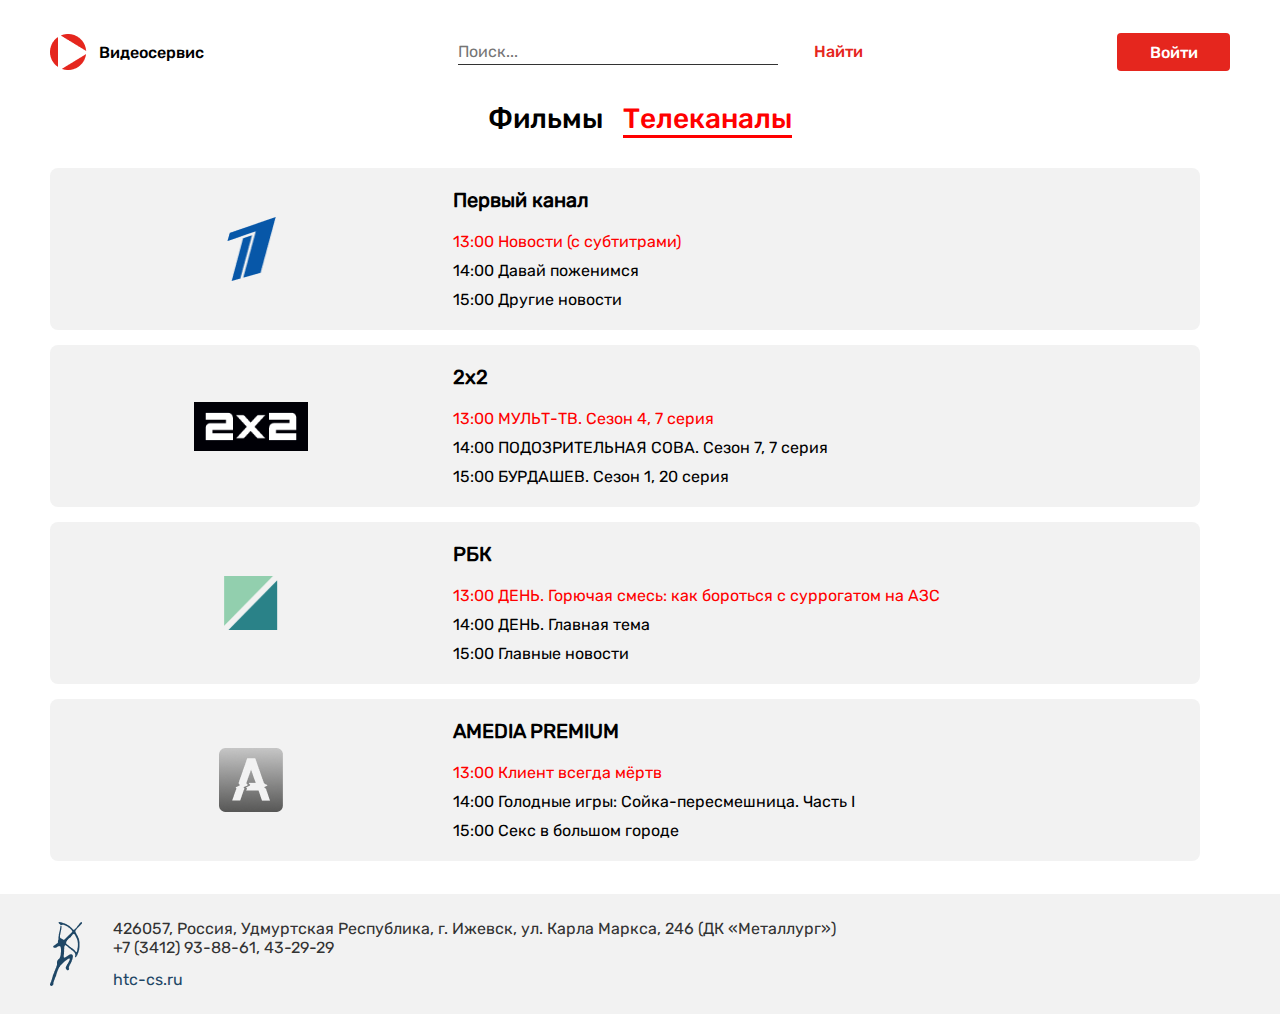
<file: ЦВТ/chenel.html>
<!DOCTYPE html>
<html lang="ru">
<head>
    <meta charset="UTF-8">
    <meta name="viewport" content="width=device-width, initial-scale=1.0">
    <title>ЦВТ</title>
    <link rel="stylesheet" href="css/style_chenel.css">
</head>
<body>
    <div class="container">
        <header class="header">
            <div class="header__logo">
                <img src="img/sign.png" alt="logo">
                <p class="header__logo-name">Видеосервис</p>
            </div>
            <form class="header__search">
                <input class="header__search__input" type="text" placeholder="Поиск...">
                <input class="header__search__btn"  type="button" value="Найти">
            </form>
            <form>
                <input class="header__auth"  type="button" value="Войти">
            </form>
        </header>
        <nav>
          <ul id="ul_nav">
            <li class="li_nav" id="nav1"><a href="index.html" class="link_nav" id="link1">Фильмы</a></li>
            <li class="li_nav" id="nav2"><a href="" class="link_nav" id="link2">Телеканалы</a></li>
          </ul>
        </nav>
        <main>
          <div class="container_chanel">  
            <div class="kanal">
              <div class="chenel_photo">
                <img src="img/logo1.png" alt="" width="49" height="64" class="logo_chenel">
              </div>
              <div class="bubb" >
                <div class="chanel_text_main"><b>Первый канал</b></div>
                <div class="chanel_text_main2">
                  <p class="mq" style="color:red">
                    13:00 Новости (с субтитрами)
                  </p>
                  <p class="mq">
                      14:00 Давай поженимся
                  </p>
                  <p class="mq">
                    15:00 Другие новости
                  </p>
                </div>
              </div>
            </div>
            <div class="kanal">
              <div class="chenel_photo">
              <img src="img/logo2.png" alt="" width="114" height="49" class="logo_chenel">
              </div>
              
              <div class="bubb">
                <div class="chanel_text_main"><b>2x2</b></div>
                <div class="chanel_text_main2">
                  <p class="mq" style="color:red">
                    13:00 МУЛЬТ-ТВ. Сезон 4, 7 серия
                  </p>
                  <p class="mq">
                    14:00 ПОДОЗРИТЕЛЬНАЯ СОВА. Сезон 7, 7 серия
                  </p>
                  <p class="mq">
                    15:00 БУРДАШЕВ. Сезон 1, 20 серия
                  </p>
                
                </div>
              </div>
              </div>
            <div class="kanal">
              <div class="chenel_photo">
              <img src="img/logo3.png" alt="" width="54" height="54" class="logo_chenel">
              </div>
              <div class="bubb">
                <div class="chanel_text_main"><b>РБК</b></div>
                <div class="chanel_text_main2">
                  <p class="mq" style="color:red">
                    13:00 ДЕНЬ. Горючая смесь: как бороться с суррогатом на АЗС
                  </p>
                  <p class="mq">
                    14:00 ДЕНЬ. Главная тема
                  </p>
                  <p class="mq">
                    15:00 Главные новости
                  </p>
                
                </div>
              </div>
            </div>
            <div class="kanal">
              <div class="chenel_photo">
              <img src="img/logo4.png" alt="" width="64" height="64" class="logo_chenel"> 
              </div>
              <div class="bubb">
                <div class="chanel_text_main"><b>AMEDIA PREMIUM</b></div>
                <div class="chanel_text_main2">
                  <p class="mq" style="color:red">
                    13:00 Клиент всегда мёртв
                  </p>
                  <p class="mq">
                    14:00 Голодные игры: Сойка-пересмешница. Часть I
                  </p>
                  <p class="mq">
                    15:00 Секс в большом городе
                  </p>
                </div>
              </div>
            </div>
            <div class="kanal">
              <div class="chenel_photo">
                <img src="img/ivlev.jpg" alt="" width="64" height="64" class="logo_chenel"> 
                </div>
                <div class="bubb">
                  <div class="chanel_text_main"><b>ПЯТНИЦА</b></div>
                  <div class="chanel_text_main2">
                    <p class="mq" style="color:red">
                      13:00 НА НОЖАХ 14 сезон, 88 серия
                    </p>
                    <p class="mq">
                      14:00 Адская кухня 52 серия
                    </p>
                    <p class="mq">
                      15:00 Орел и Решка 5 сезон 2 серия Пекин
                    </p>
                  </div>
                </div>
            </div>
            <div class="kanal">
              <div class="chenel_photo">
                <img src="img/borodach.jpg" alt="" width="64" height="64" class="logo_chenel"> 
                </div>
                <div class="bubb">
                  <div class="chanel_text_main"><b>THT</b></div>
                  <div class="chanel_text_main2">
                    <p class="mq" style="color:red">
                      13:00 Бородач 1 серия
                    </p>
                    <p class="mq">
                      14:00 Бородач 2 серия
                    </p>
                    <p class="mq">
                      15:00 Бородач 3 серия
                    </p>
                  </div>
                </div>
            </div>
          </div>
        </main>
    </div>
    <footer class="footer">
      <div class="footer_text">
        <img src="img/Vector.png" alt="" id="footer_photo">
        <div class="svedenia">
          <p id="addres">426057, Россия, Удмуртская Республика, г. Ижевск, ул. Карла Маркса, 246 (ДК «Металлург»)<br>
          +7 (3412) 93-88-61, 43-29-29</p>
          <a href="#" id="htc">htc-cs.ru</a>
        </div>
      </div>
    </footer>
</body>
</html>
</file>
<file: ЦВТ/css/style_chenel.css>
*{
    margin: 0;
    padding: 0;
}

@font-face {
    font-family: Rubik-Medium;
    src: url(../fonts/Rubik-Medium.ttf);
}

@font-face {
    font-family: Rubik-Regular;
    src: url(../fonts/Rubik-Regular.ttf);
}

.container{
    width: 1180px;
    /* height: 100vh; */
    /* background-color: cadetblue; */
    margin: 0 auto;
}

.header{
    height: 40px;
    /* background-color: cyan; */
    display: flex;
    justify-content: space-between;
    align-items: center;
    margin-top: 32px;
}

.header__logo{
    display: flex;
    align-items: center;
}

.header__logo-name{
    margin-left: 11.88px;
    font-family: Rubik-Medium;
}

.header__search__input{
    border: none;
    border-bottom: 1px solid #333333;
    width: 320px;
    height: 25px;
    font-family: Rubik-Regular;
    font-weight: 400;
    font-size: 16px;
    line-height: 19px;
    color: #828282;
}
.header__search__input:focus{
    outline: none;
    color: #333333;
    font-family: Rubik-Medium;
}

.header__search__btn{
    font-family: Rubik-Medium;
    font-size: 16px;
    color: #E5261E;
    background: none;
    border: none;
    margin-left: 32px;
}

.header__auth{
    width: 113px;
    height: 38px;
    border: none;
    background: #E5261E;
    border-radius: 4px;
    color: #ffffff;
    font-family: Rubik-Medium;
    font-size: 16px;
}

.header__auth:hover{
    background-color: #CC221B;
}
.link_nav {
    text-decoration: none;
    font-family: Rubik-Medium;
    font-size: 28px;
    color: red;
}

#link1 {
    color: black;
}

.li_nav {
    margin-top: 30px;
}

#nav2 {
    margin-left: 20px;
    border-bottom: 3px solid red;
}

#nav1 {

}

#ul_nav {
    display: flex;
    flex-direction: row;
    justify-content: center;
    list-style: none;
}
.kanal {
    height: 162px;
    width: 1150px;
    background: #F2F2F2;
    border-radius: 8px;
    display: flex;
    justify-content: flex-start;
}
.container_chanel {
    margin: 30px 0 30px 0;
    width: 1180px;
    height: 696px;
    overflow-y: scroll;
}
.chanel_text_main {
    margin: 20px 0 20px 0;
    font-family: Rubik-Regular;
    font-style: normal;
    font-weight: 500;
    font-size: 20px;
    line-height: 24px;
}

.kanal:not(:last-of-type) {
    margin-bottom: 15px;
}

.chenel_photo {
    display: flex;
    width: 35%;
    height: 162px;
}
.logo_chenel {
    margin: auto;
}
.footer {
    background-color: red;
    width: auto;
    height: 120px;
    background: #F2F2F2;
}
.footer_text {
    width: 1180px;
    margin: 0 auto;
    display: flex;
    font-style: normal;
    font-weight: 400;
    font-size: 16px;
    line-height: 19px;
    font-family: Rubik-Regular;

}
#footer_photo {
    margin: 28px 30px 28px 0;

}
.photo_2 {
    margin-bottom: 70px;
}
.svedenia {
    display: flex;
    flex-direction: column;
    justify-content: space-between;
    margin: 25px 0 25px 0;
}
#addres {
    color: #333333;
}
#htc {
    text-decoration: none;
    color: #1F4766;
}
.chanel_text_main2 {
    margin: 0px 0 0px 0;
    font-family: Rubik-Regular;
    font-style: normal;
    font-size: 16px;
    line-height: 19px;
}


.bubb {

   display:flex;
   flex-direction: column;
    font-family: Rubik-Regular;
  
}

.mq {
margin-bottom: 10px;
}
</file>
